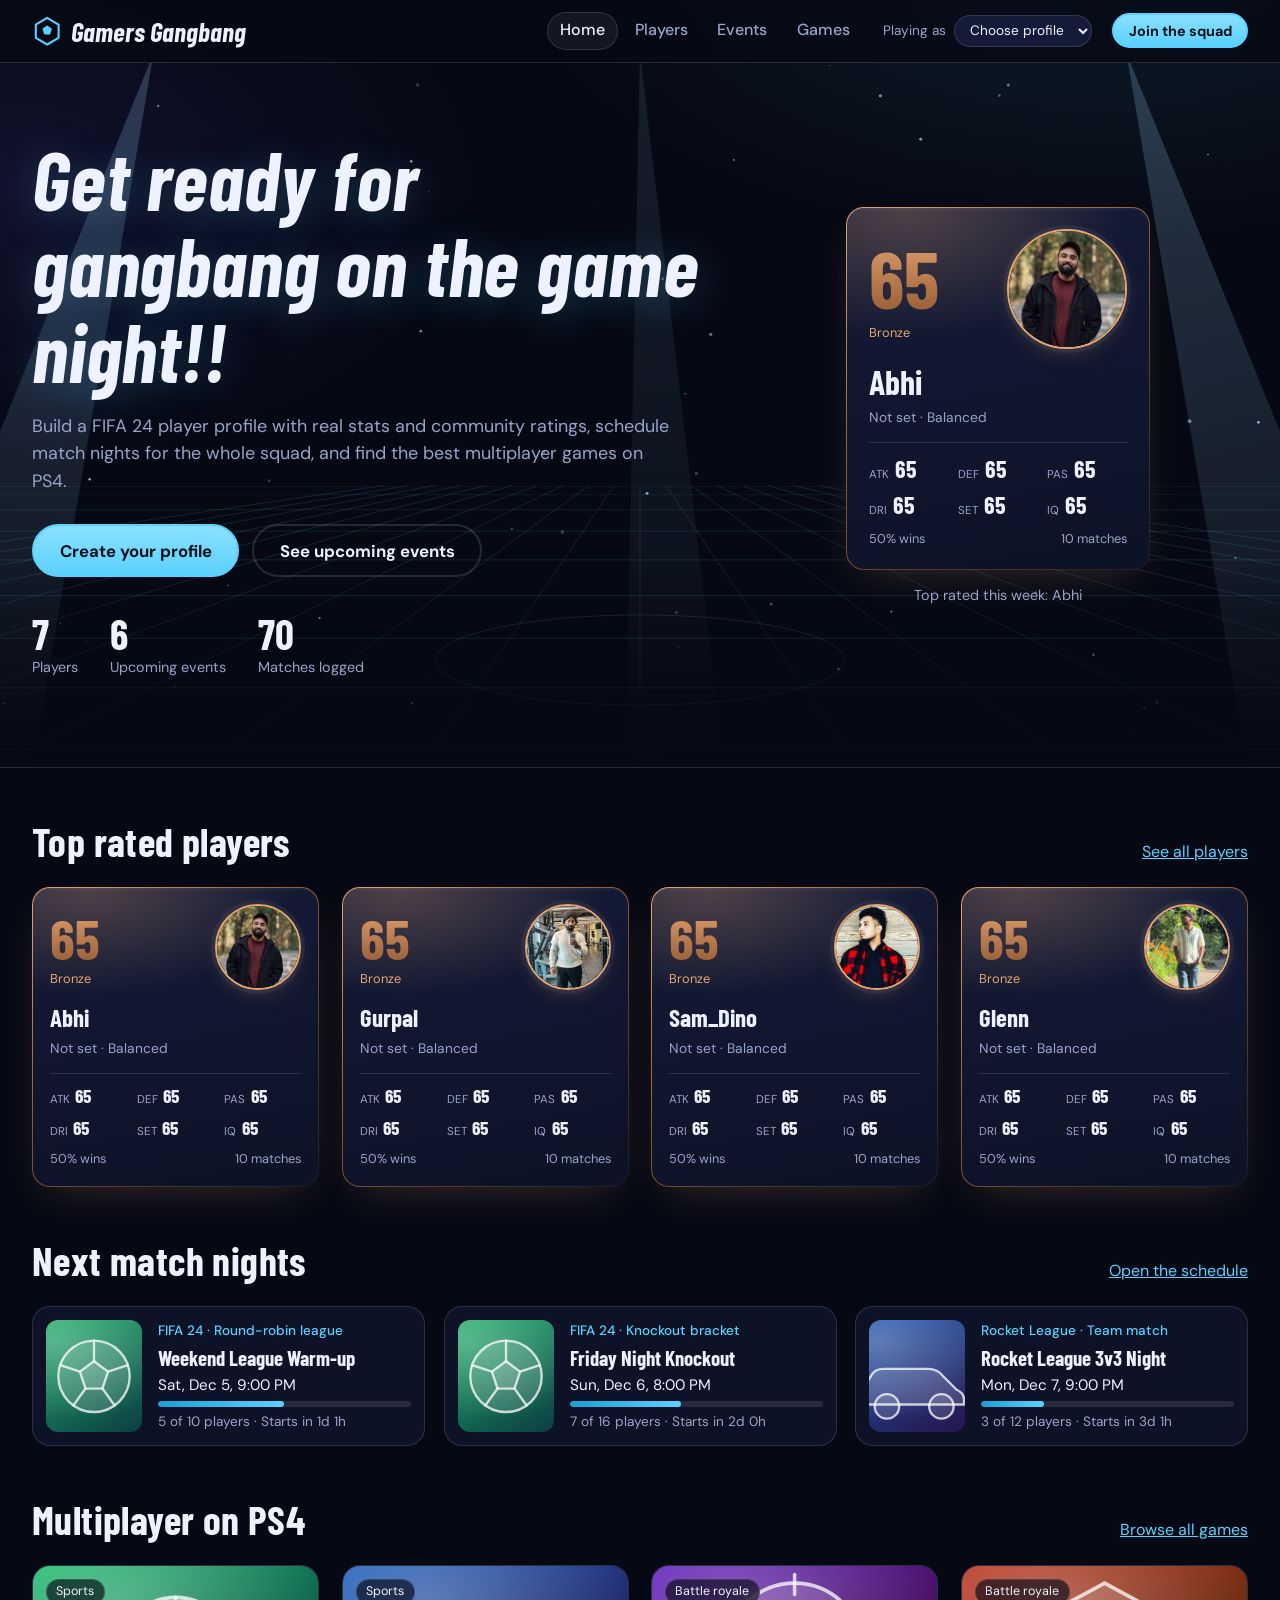
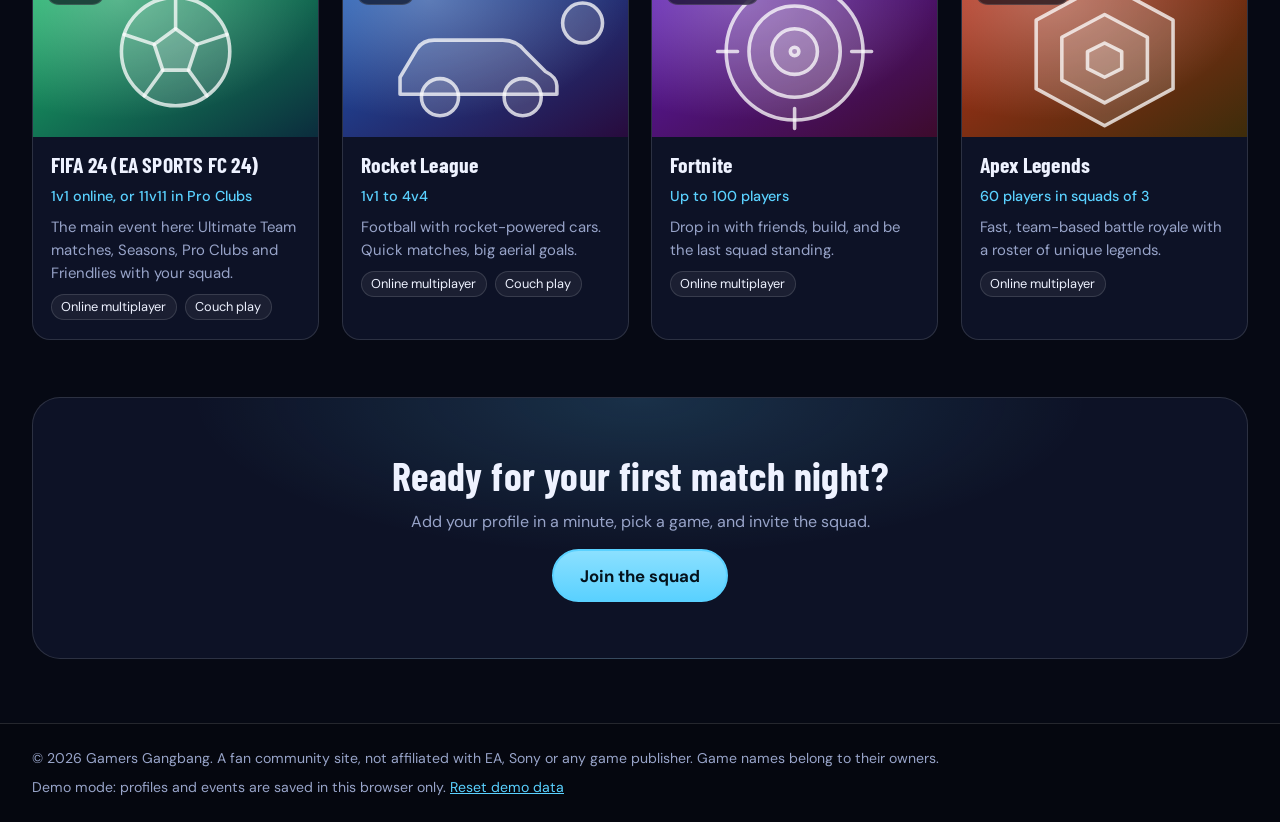
<file: index.html>
<!DOCTYPE html>
<html lang="en">
<head>
  <meta charset="UTF-8">
  <meta name="viewport" content="width=device-width, initial-scale=1">
  <title>Home</title>
  <meta name="description" content="Player profiles, ratings, stats and match-night scheduling for FIFA 24 on PS4.">
  <link rel="preconnect" href="https://fonts.googleapis.com">
  <link rel="preconnect" href="https://fonts.gstatic.com" crossorigin>
  <link href="https://fonts.googleapis.com/css2?family=Barlow+Condensed:ital,wght@0,600;0,700;1,700&family=DM+Sans:wght@400;500;700&display=swap" rel="stylesheet">
  <link rel="stylesheet" href="css/style.css">
</head>
<body data-page="home">
  <header id="site-header" class="site-header"></header>

  <main id="main">
    <section class="hero">
      <canvas id="hero-canvas" aria-hidden="true"></canvas>
      <div class="container hero-grid">
        <div class="hero-copy">
          <h1 id="home-title">Your squad. Your numbers. Your kick-off.</h1>
          <p class="lead" id="home-lead">Build a FIFA 24 player profile with real stats and community ratings, schedule match nights for the whole squad, and find the best multiplayer games on PS4.</p>
          <div class="hero-cta">
            <a class="btn btn-big" id="cta-primary" href="players.html#new">Create your profile</a>
            <a class="btn btn-big btn-ghost" id="cta-secondary" href="events.html">See upcoming events</a>
          </div>
          <dl class="hero-stats">
            <div><dt>Players</dt><dd id="stat-players" data-count="0">0</dd></div>
            <div><dt>Upcoming events</dt><dd id="stat-events" data-count="0">0</dd></div>
            <div><dt>Matches logged</dt><dd id="stat-matches" data-count="0">0</dd></div>
          </dl>
        </div>
        <div class="hero-showcase">
          <div id="hero-card"></div>
          <p id="hero-card-caption" class="caption"></p>
        </div>
      </div>
    </section>

    <section class="section container">
      <div class="section-head"><h2 id="title-top">Top rated players</h2><a href="players.html">See all players</a></div>
      <div class="card-grid" id="top-players"></div>
    </section>

    <section class="section container">
      <div class="section-head"><h2 id="title-events">Next match nights</h2><a href="events.html">Open the schedule</a></div>
      <div class="mini-grid" id="next-events"></div>
    </section>

    <section class="section container">
      <div class="section-head"><h2 id="title-games">Multiplayer on PS4</h2><a href="games.html">Browse all games</a></div>
      <div class="game-grid" id="game-strip"></div>
    </section>

    <section class="section container cta">
      <h2 id="cta-title">Ready for your first match night?</h2>
      <p id="cta-text">Add your profile in a minute, pick a game, and invite the squad.</p>
      <a class="btn btn-big" id="cta-button" href="players.html#new">Join the squad</a>
    </section>
  </main>

  <footer id="site-footer" class="site-footer"></footer>

  <script src="js/data.js"></script>
  <script src="js/common.js"></script>
  <script src="js/home.js"></script>
</body>
</html>
</file>
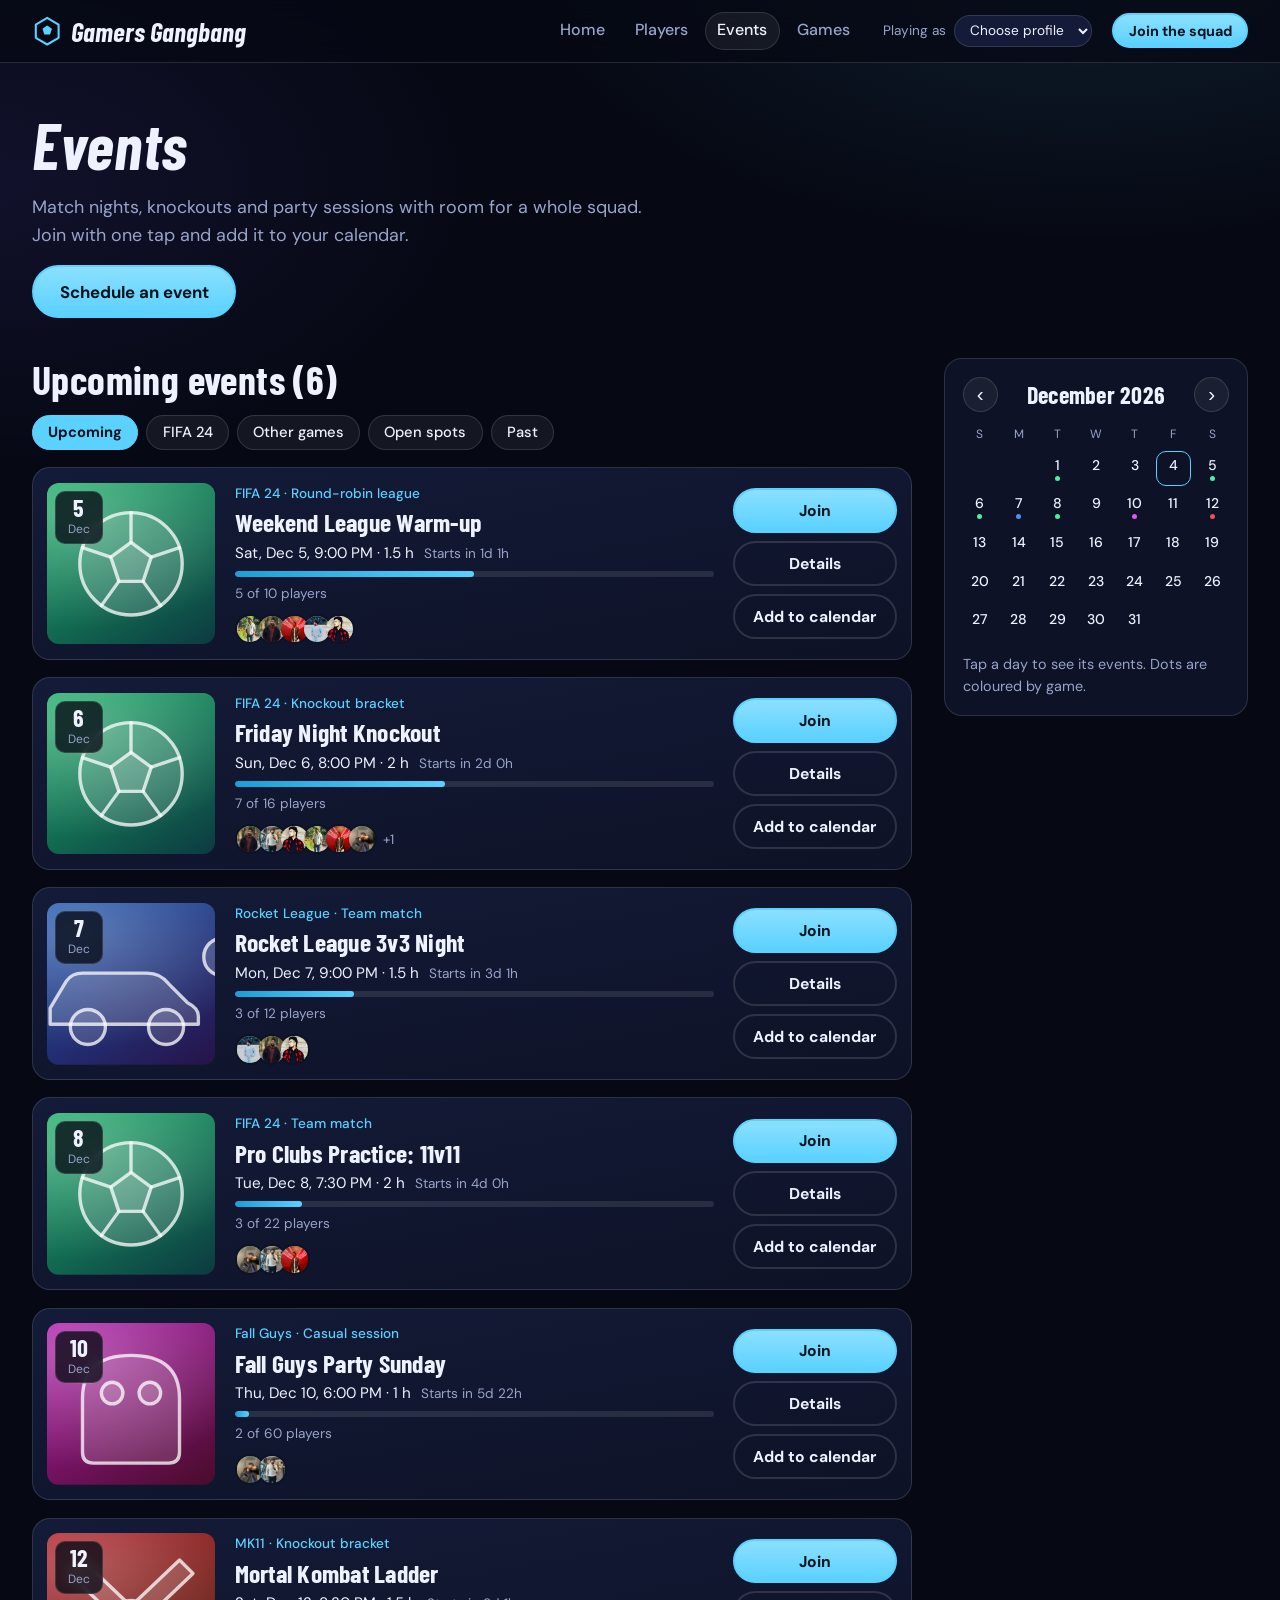
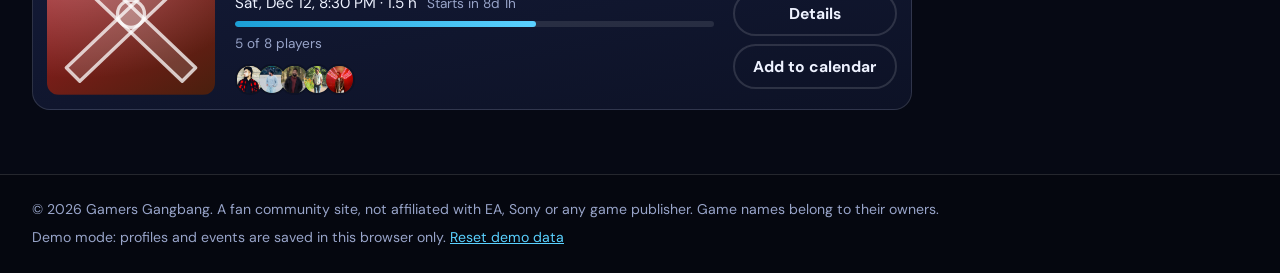
<file: events.html>
<!DOCTYPE html>
<html lang="en">
<head>
  <meta charset="UTF-8">
  <meta name="viewport" content="width=device-width, initial-scale=1">
  <title>Events</title>
  <meta name="description" content="Schedule FIFA 24 and PS4 multiplayer events for your squad.">
  <link rel="preconnect" href="https://fonts.googleapis.com">
  <link rel="preconnect" href="https://fonts.gstatic.com" crossorigin>
  <link href="https://fonts.googleapis.com/css2?family=Barlow+Condensed:ital,wght@0,600;0,700;1,700&family=DM+Sans:wght@400;500;700&display=swap" rel="stylesheet">
  <link rel="stylesheet" href="css/style.css">
</head>
<body data-page="events" data-title="Events">
  <header id="site-header" class="site-header"></header>

  <main id="main">
    <section class="page-head container">
      <h1>Events</h1>
      <p class="lead">Match nights, knockouts and party sessions with room for a whole squad. Join with one tap and add it to your calendar.</p>
      <button type="button" class="btn btn-big" data-open-new>Schedule an event</button>
    </section>

    <section class="container events-layout">
      <div class="events-main">
        <div class="list-head">
          <h2 id="list-heading">Upcoming events</h2>
          <button type="button" class="linkbtn" id="clear-day" hidden>Show all events</button>
        </div>
        <div class="chips" id="event-filters" role="group" aria-label="Filter events"></div>
        <div class="event-list" id="event-list"></div>
      </div>
      <aside class="events-side" aria-label="Calendar">
        <div class="cal-head">
          <button type="button" class="cal-nav" id="cal-prev" aria-label="Previous month">&lsaquo;</button>
          <h2 id="cal-title"></h2>
          <button type="button" class="cal-nav" id="cal-next" aria-label="Next month">&rsaquo;</button>
        </div>
        <div id="calendar"></div>
        <p class="hint">Tap a day to see its events. Dots are coloured by game.</p>
      </aside>
    </section>
  </main>

  <dialog id="event-dialog" aria-labelledby="ed-title">
    <button type="button" class="dlg-x" data-close aria-label="Close event">&times;</button>
    <div id="event-body"></div>
  </dialog>

  <dialog id="new-dialog" aria-labelledby="new-title">
    <button type="button" class="dlg-x" data-close aria-label="Close form">&times;</button>
    <form id="new-form" class="form" novalidate>
      <h2 id="new-title">Schedule an event</h2>
      <p id="new-hint" class="hint" hidden>Pick who you are under "Playing as" in the header first. You will be listed as the host.</p>
      <label>Event title <input name="title" type="text" maxlength="60" required placeholder="e.g. Sunday Cup"></label>
      <div class="form-cols">
        <label>Game <select name="game" id="ev-game"></select></label>
        <label>Format <select name="mode" id="ev-mode"></select></label>
      </div>
      <div class="form-cols">
        <label>Start <input name="start" type="datetime-local" required></label>
        <label>Length (minutes) <input name="duration" type="number" min="15" max="480" step="15" value="90"></label>
      </div>
      <label>Max players <input name="max" type="number" min="2" max="64" value="16"></label>
      <label>Details <textarea name="desc" rows="3" maxlength="300" placeholder="Rules, team size, anything players should know"></textarea></label>
      <p id="new-error" class="status error" role="alert" hidden></p>
      <div class="form-actions"><button type="submit" class="btn btn-big">Publish event</button><button type="button" class="btn btn-ghost" data-close>Cancel</button></div>
    </form>
  </dialog>

  <footer id="site-footer" class="site-footer"></footer>

  <script src="js/data.js"></script>
  <script src="js/common.js"></script>
  <script src="js/events.js"></script>
</body>
</html>
</file>
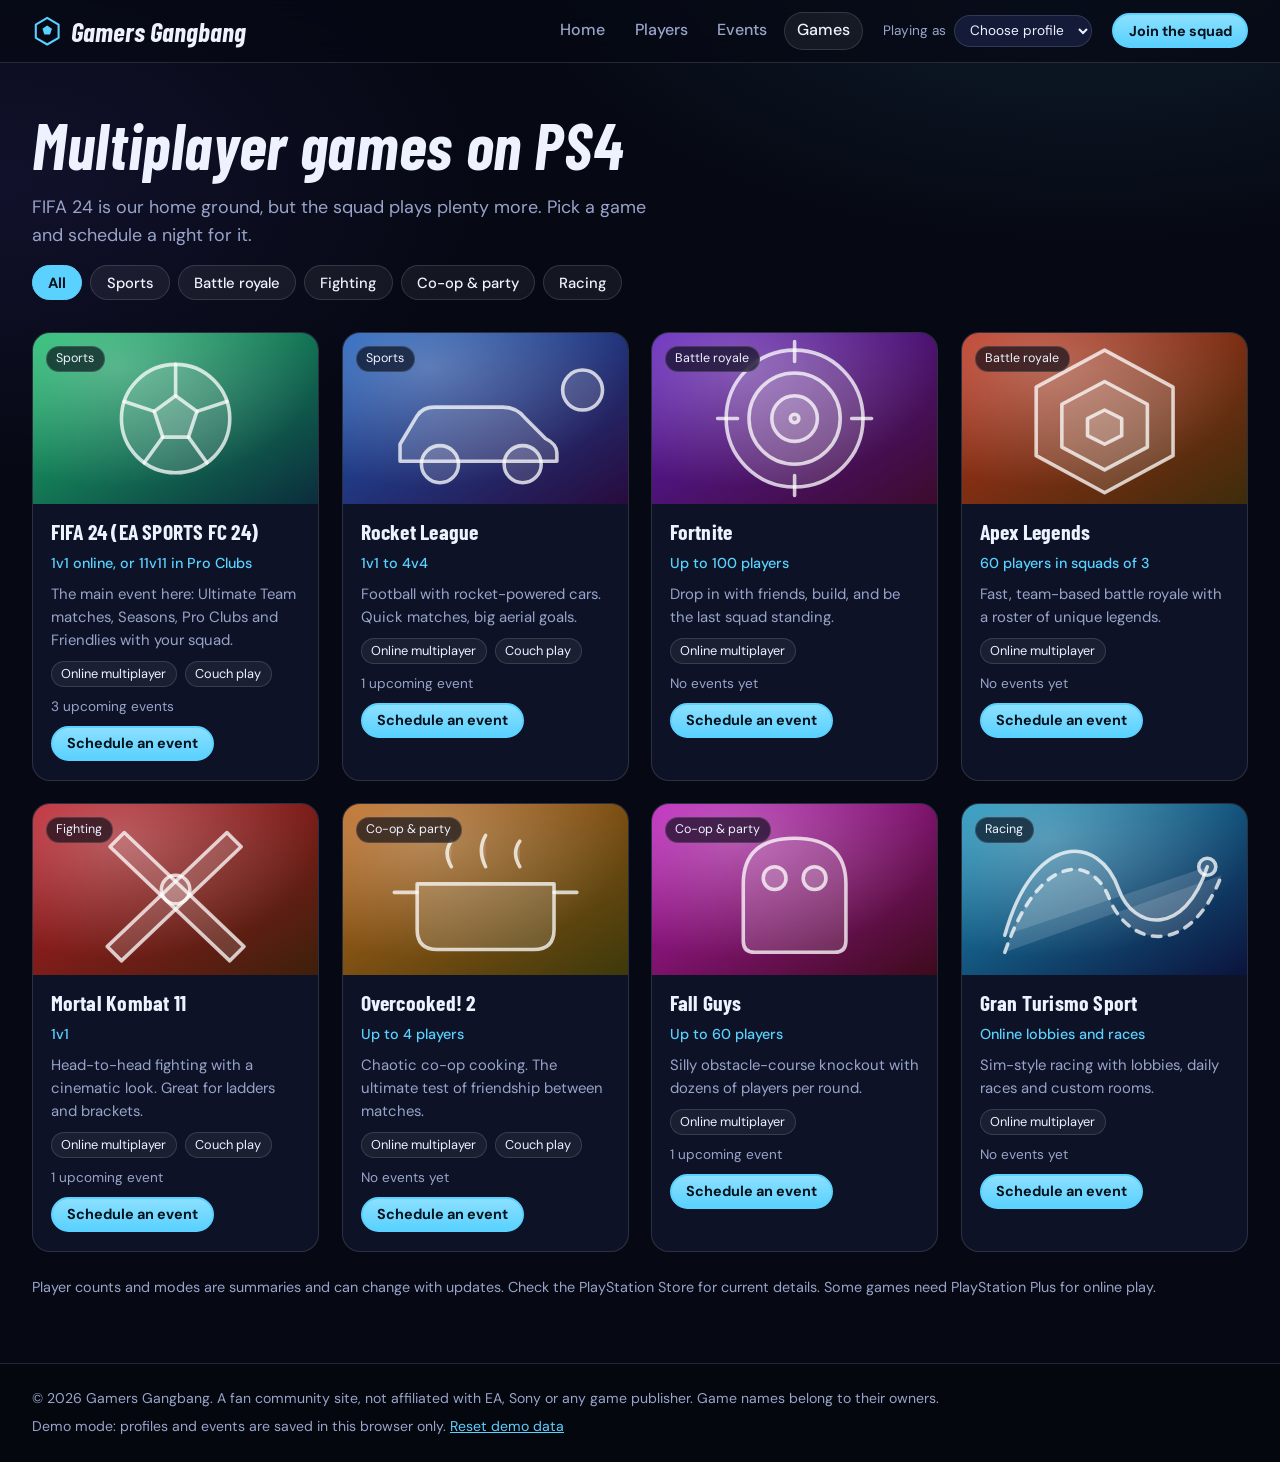
<file: games.html>
<!DOCTYPE html>
<html lang="en">
<head>
  <meta charset="UTF-8">
  <meta name="viewport" content="width=device-width, initial-scale=1">
  <title>Games</title>
  <meta name="description" content="Multiplayer PS4 games to play with your squad.">
  <link rel="preconnect" href="https://fonts.googleapis.com">
  <link rel="preconnect" href="https://fonts.gstatic.com" crossorigin>
  <link href="https://fonts.googleapis.com/css2?family=Barlow+Condensed:ital,wght@0,600;0,700;1,700&family=DM+Sans:wght@400;500;700&display=swap" rel="stylesheet">
  <link rel="stylesheet" href="css/style.css">
</head>
<body data-page="games" data-title="Games">
  <header id="site-header" class="site-header"></header>

  <main id="main">
    <section class="page-head container">
      <h1>Multiplayer games on PS4</h1>
      <p class="lead">FIFA 24 is our home ground, but the squad plays plenty more. Pick a game and schedule a night for it.</p>
      <div class="chips" id="game-filters" role="group" aria-label="Filter games by type"></div>
    </section>
    <section class="container section-tight">
      <div class="game-grid" id="game-grid"></div>
      <p class="hint note">Player counts and modes are summaries and can change with updates. Check the PlayStation Store for current details. Some games need PlayStation Plus for online play.</p>
    </section>
  </main>

  <footer id="site-footer" class="site-footer"></footer>

  <script src="js/data.js"></script>
  <script src="js/common.js"></script>
  <script src="js/games.js"></script>
</body>
</html>
</file>
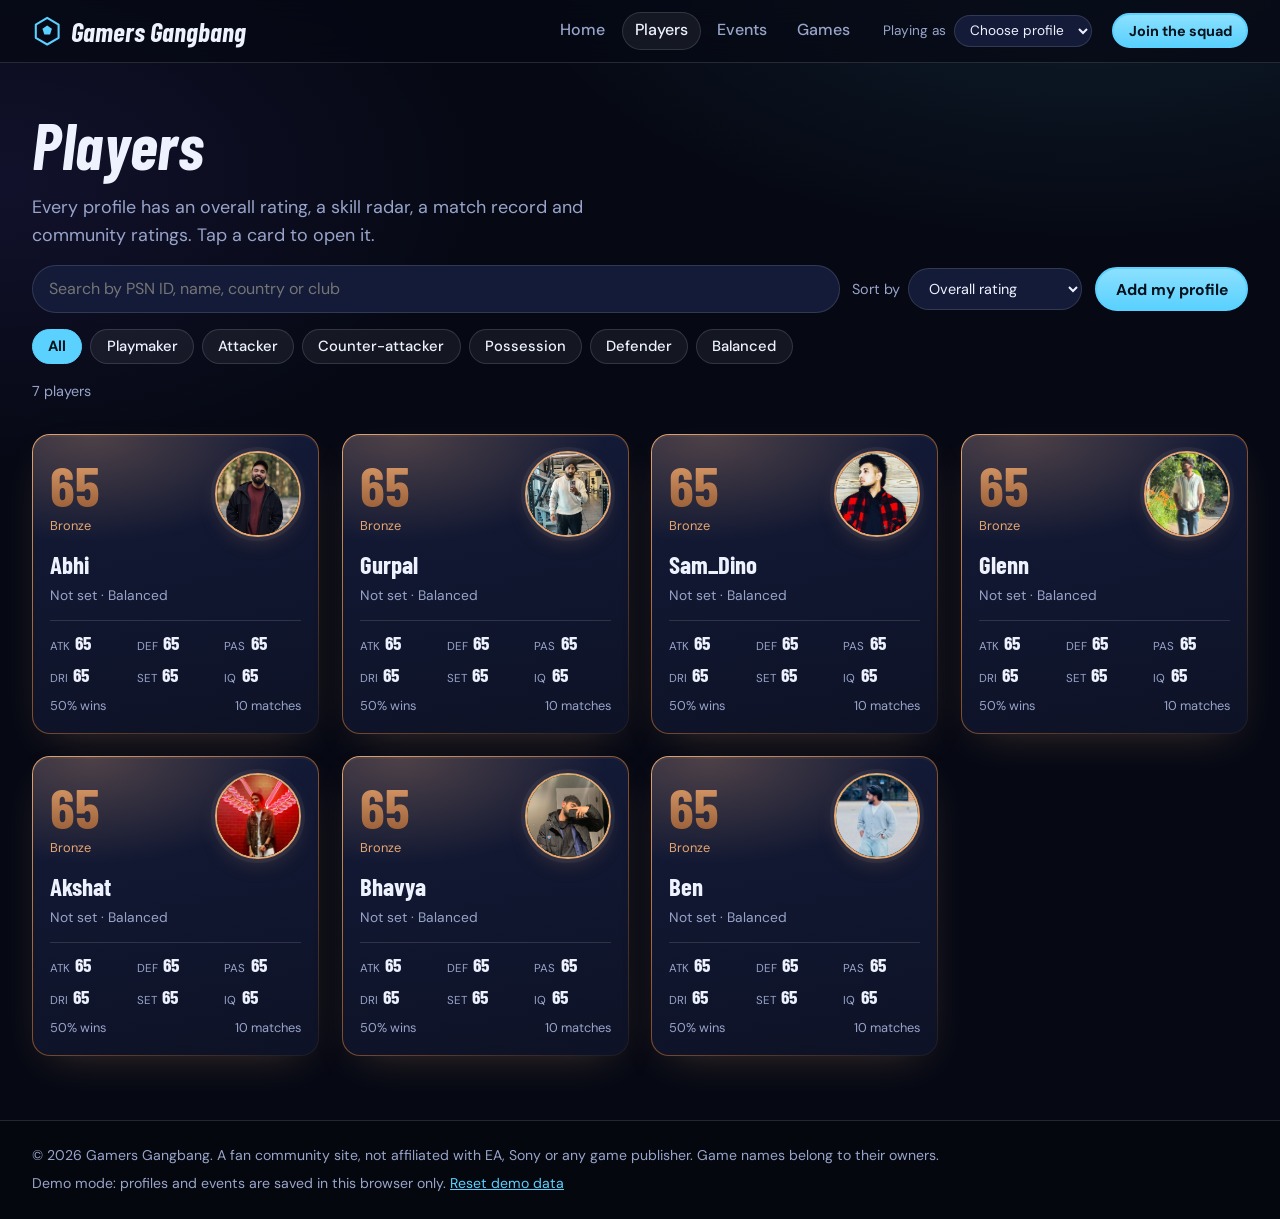
<file: players.html>
<!DOCTYPE html>
<html lang="en">
<head>
  <meta charset="UTF-8">
  <meta name="viewport" content="width=device-width, initial-scale=1">
  <title>Players</title>
  <meta name="description" content="Browse FIFA 24 player profiles with ratings and stats.">
  <link rel="preconnect" href="https://fonts.googleapis.com">
  <link rel="preconnect" href="https://fonts.gstatic.com" crossorigin>
  <link href="https://fonts.googleapis.com/css2?family=Barlow+Condensed:ital,wght@0,600;0,700;1,700&family=DM+Sans:wght@400;500;700&display=swap" rel="stylesheet">
  <link rel="stylesheet" href="css/style.css">
</head>
<body data-page="players" data-title="Players">
  <header id="site-header" class="site-header"></header>

  <main id="main">
    <section class="page-head container">
      <h1>Players</h1>
      <p class="lead">Every profile has an overall rating, a skill radar, a match record and community ratings. Tap a card to open it.</p>
      <div class="toolbar">
        <label class="search"><span class="sr-only">Search players</span><input id="search" type="search" placeholder="Search by PSN ID, name, country or club" autocomplete="off"></label>
        <label class="select"><span>Sort by</span>
          <select id="sort">
            <option value="overall">Overall rating</option>
            <option value="win">Win rate</option>
            <option value="goals">Goals per game</option>
            <option value="matches">Matches played</option>
            <option value="community">Community rating</option>
          </select>
        </label>
        <button type="button" class="btn" data-open-add>Add my profile</button>
      </div>
      <div class="chips" id="style-filters" role="group" aria-label="Filter by play style"></div>
      <p id="result-count" class="count" role="status"></p>
    </section>

    <section class="container section-tight">
      <div class="card-grid" id="player-grid"></div>
    </section>
  </main>

  <dialog id="profile-dialog" aria-labelledby="pf-title">
    <button type="button" class="dlg-x" data-close aria-label="Close profile">&times;</button>
    <div id="profile-body"></div>
  </dialog>

  <dialog id="add-dialog" aria-labelledby="add-title">
    <button type="button" class="dlg-x" data-close aria-label="Close form">&times;</button>
    <form id="add-form" class="form" novalidate>
      <h2 id="add-title">Add your profile</h2>
      <p class="hint">Your profile is saved in this browser. Ratings from other players will build up over time.</p>

      <div class="form-cols">
        <div class="form-col">
          <label>PSN ID <input name="tag" type="text" maxlength="16" required autocomplete="off" placeholder="e.g. Kick_Master"></label>
          <label>Display name <input name="name" type="text" maxlength="40" autocomplete="name"></label>
          <label>Country <input name="country" type="text" maxlength="40" autocomplete="country-name"></label>
          <label>Favourite club <input name="club" type="text" maxlength="40"></label>
          <label>Formation <select name="formation" id="formation"></select></label>
          <label>Play style <select name="style" id="style"></select></label>
          <label>When do you play? <input name="avail" type="text" maxlength="80" placeholder="e.g. Weeknights 8 to 11 pm"></label>
        </div>
        <div class="form-col">
          <div class="photo-row">
            <div id="photo-preview" class="photo-preview"><span>No photo</span></div>
            <label class="file">Profile picture <input id="photo" type="file" accept="image/*"></label>
          </div>
          <fieldset><legend>Skills</legend>
            <div id="attr-sliders" class="sliders"></div>
            <p class="overall-line">Overall rating: <span id="overall-preview"></span></p>
          </fieldset>
        </div>
      </div>

      <fieldset><legend>Your FIFA 24 record</legend>
        <div class="rec-grid">
          <label>Matches <input name="played" type="number" min="0" max="99999" value="0"></label>
          <label>Wins <input name="wins" type="number" min="0" max="99999" value="0"></label>
          <label>Draws <input name="draws" type="number" min="0" max="99999" value="0"></label>
          <label>Goals for <input name="gf" type="number" min="0" max="999999" value="0"></label>
          <label>Goals against <input name="ga" type="number" min="0" max="999999" value="0"></label>
          <label>Clean sheets <input name="cs" type="number" min="0" max="99999" value="0"></label>
        </div>
      </fieldset>

      <label>About you <textarea name="bio" rows="3" maxlength="240" placeholder="A line or two about how you play"></textarea></label>

      <p id="form-error" class="status error" role="alert" hidden></p>
      <div class="form-actions"><button type="submit" class="btn btn-big">Save profile</button><button type="button" class="btn btn-ghost" data-close>Cancel</button></div>
    </form>
  </dialog>

  <footer id="site-footer" class="site-footer"></footer>

  <script src="js/data.js"></script>
  <script src="js/common.js"></script>
  <script src="js/players.js"></script>
</body>
</html>
</file>
<file: css/style.css>
/* PitchLine: stadium-at-night look. Change the colours in :root. */
:root {
  --ink: #060914;
  --ink-2: #0d1226;
  --ink-3: #141b38;
  --glass: rgba(255, 255, 255, 0.06);
  --line: rgba(255, 255, 255, 0.13);
  --text: #eef2ff;
  --muted: #98a4c9;
  --cyan: #5ad1ff;
  --cyan-deep: #1b9fd6;
  --gold-1: #f7dc8a; --gold-2: #c8912e;
  --silver-1: #e6edf7; --silver-2: #8b98b2;
  --bronze-1: #e6a672; --bronze-2: #8f5530;
  --win: #37d67a; --draw: #f0c04a; --loss: #ff6b6b;
  --display: "Barlow Condensed", "Arial Narrow", "Roboto Condensed", Impact, sans-serif;
  --body: "DM Sans", system-ui, -apple-system, "Segoe UI", Roboto, sans-serif;
  --radius: 18px;
}

* { box-sizing: border-box; }
html { scroll-behavior: smooth; }
body {
  margin: 0; min-height: 100vh; display: flex; flex-direction: column;
  font-family: var(--body); color: var(--text); line-height: 1.55;
  background:
    radial-gradient(60rem 30rem at 85% -5%, rgba(90, 209, 255, 0.10), transparent 60%),
    radial-gradient(50rem 30rem at 0% 20%, rgba(120, 90, 255, 0.10), transparent 60%),
    var(--ink);
  background-attachment: fixed;
}
main { flex: 1; }
h1, h2, h3, h4 { font-family: var(--display); line-height: 1.05; margin: 0; font-weight: 700; letter-spacing: 0.01em; }
h1 { font-size: clamp(2.6rem, 6.4vw, 5.2rem); font-style: italic; }
h2 { font-size: clamp(1.8rem, 3.6vw, 2.5rem); }
h3 { font-size: 1.35rem; }
p { margin: 0; }
a { color: var(--cyan); }
img, svg { max-width: 100%; }
.container { width: min(76rem, 100% - 2.5rem); margin-inline: auto; }
.sr-only { position: absolute; width: 1px; height: 1px; overflow: hidden; clip: rect(0 0 0 0); white-space: nowrap; }
[hidden] { display: none !important; }
.lead { color: var(--muted); font-size: 1.12rem; max-width: 40rem; }
.hint { color: var(--muted); font-size: 0.9rem; }
.caption { color: var(--muted); font-size: 0.9rem; text-align: center; margin-top: 0.9rem; }
.empty { color: var(--muted); padding: 2rem 0; }
:focus-visible { outline: 3px solid #fff; outline-offset: 2px; }

/* ---------- buttons ---------- */
.btn {
  display: inline-flex; align-items: center; justify-content: center; gap: 0.4rem;
  font: 700 0.98rem var(--body); text-decoration: none; cursor: pointer; color: #04121c;
  padding: 0.62rem 1.15rem; border-radius: 999px; border: 2px solid var(--cyan);
  background: linear-gradient(180deg, #8be0ff, var(--cyan)); transition: transform .15s, box-shadow .15s, background .15s;
}
.btn:hover { box-shadow: 0 6px 24px rgba(90, 209, 255, 0.35); transform: translateY(-1px); }
.btn:disabled { opacity: 0.55; cursor: not-allowed; transform: none; box-shadow: none; }
.btn-ghost { background: transparent; color: var(--text); border-color: var(--line); }
.btn-ghost:hover { border-color: var(--cyan); box-shadow: none; background: rgba(90, 209, 255, 0.08); }
.btn-big { padding: 0.85rem 1.6rem; font-size: 1.05rem; }
.btn-small { padding: 0.4rem 0.9rem; font-size: 0.9rem; }
.linkbtn { background: none; border: 0; padding: 0; font: inherit; color: var(--cyan); text-decoration: underline; cursor: pointer; }

/* ---------- header / footer ---------- */
.site-header { position: sticky; top: 0; z-index: 30; background: rgba(6, 9, 20, 0.72); backdrop-filter: blur(14px); -webkit-backdrop-filter: blur(14px); border-bottom: 1px solid var(--line); }
.bar { display: flex; align-items: center; gap: 1.25rem; padding: 0.75rem 0; flex-wrap: wrap; }
.brand { display: inline-flex; align-items: center; gap: 0.55rem; font: italic 700 1.7rem var(--display); color: var(--text); text-decoration: none; margin-right: auto; }
.brand-mark { width: 1.9rem; height: 1.9rem; color: var(--cyan); }
.bar nav { display: flex; gap: 0.25rem; }
.bar nav a { color: var(--muted); text-decoration: none; padding: 0.4rem 0.8rem; border-radius: 999px; font-weight: 500; }
.bar nav a:hover { color: var(--text); }
.bar nav a[aria-current="page"] { color: var(--text); background: var(--glass); box-shadow: inset 0 0 0 1px var(--line); }
.me-pick { display: flex; align-items: center; gap: 0.5rem; color: var(--muted); font-size: 0.85rem; }
.me-pick select { font: inherit; color: var(--text); background: var(--ink-3); border: 1px solid var(--line); border-radius: 999px; padding: 0.35rem 0.7rem; max-width: 11rem; }
.site-footer { border-top: 1px solid var(--line); margin-top: 4rem; padding: 1.5rem 0; color: var(--muted); font-size: 0.88rem; background: rgba(0, 0, 0, 0.25); }
.foot { display: grid; gap: 0.4rem; }

/* ---------- hero ---------- */
.hero { position: relative; overflow: hidden; border-bottom: 1px solid var(--line); }
#hero-canvas { position: absolute; inset: 0; width: 100%; height: 100%; display: block; }
.hero::after { content: ""; position: absolute; inset: auto 0 0 0; height: 30%; background: linear-gradient(180deg, transparent, var(--ink)); pointer-events: none; }
.hero-grid { position: relative; z-index: 1; display: grid; grid-template-columns: 1.15fr 0.85fr; gap: 2.5rem; align-items: center; padding: 4.5rem 0 5.5rem; min-height: 34rem; }
.hero-copy h1 { text-shadow: 0 6px 40px rgba(90, 209, 255, 0.25); }
.hero-copy .lead { margin: 1.25rem 0 1.75rem; }
.hero-cta { display: flex; flex-wrap: wrap; gap: 0.8rem; }
.hero-stats { display: flex; flex-wrap: wrap; gap: 2rem; margin: 2.25rem 0 0; }
.hero-stats div { display: grid; gap: 0.1rem; }
.hero-stats dt { color: var(--muted); font-size: 0.9rem; order: 2; }
.hero-stats dd { margin: 0; font: 700 2.6rem var(--display); color: var(--text); line-height: 1; }
.hero-showcase { display: grid; justify-items: center; }
#hero-card { width: min(19rem, 100%); }

/* ---------- sections ---------- */
.section { padding: 3.25rem 0 0; }
.section-tight { padding-top: 1.5rem; }
.section-head { display: flex; align-items: baseline; justify-content: space-between; gap: 1rem; margin-bottom: 1.4rem; flex-wrap: wrap; }
.page-head { padding: 3rem 0 0.5rem; display: grid; gap: 1rem; justify-items: start; }
.page-head h1 { font-size: clamp(2.4rem, 5.5vw, 4rem); }
.cta { text-align: center; display: grid; justify-items: center; gap: 0.9rem; padding: 3.5rem 1.5rem; margin-top: 3.5rem; border: 1px solid var(--line); border-radius: 28px; background: radial-gradient(40rem 14rem at 50% 0%, rgba(90, 209, 255, 0.16), transparent 70%), var(--ink-2); }
.cta p { color: var(--muted); }

/* ---------- toolbar / chips ---------- */
.toolbar { display: flex; flex-wrap: wrap; gap: 0.8rem; align-items: center; width: 100%; }
.search { flex: 1 1 18rem; }
.search input, .select select { width: 100%; font: inherit; color: var(--text); background: var(--ink-3); border: 1px solid var(--line); border-radius: 999px; padding: 0.65rem 1rem; }
.select { display: flex; align-items: center; gap: 0.5rem; color: var(--muted); font-size: 0.9rem; }
.select select { width: auto; }
.chips { display: flex; flex-wrap: wrap; gap: 0.5rem; }
.chip { font: 500 0.92rem var(--body); color: var(--text); cursor: pointer; padding: 0.4rem 0.95rem; border-radius: 999px; border: 1px solid var(--line); background: var(--glass); }
.chip:hover { border-color: var(--cyan); }
.chip[aria-pressed="true"] { background: var(--cyan); color: #04121c; border-color: var(--cyan); font-weight: 700; }
.tag { display: inline-block; font-size: 0.8rem; padding: 0.15rem 0.6rem; border-radius: 999px; border: 1px solid var(--line); background: var(--glass); color: var(--text); }
.tag-me { border-color: var(--win); color: var(--win); }
.count { color: var(--muted); font-size: 0.9rem; }

/* ---------- avatars ---------- */
.av-svg, .av-img { display: block; width: 100%; height: 100%; object-fit: cover; }

/* ---------- player cards (tilt + holographic sheen) ---------- */
.tier-gold { --t1: var(--gold-1); --t2: var(--gold-2); --glow: rgba(247, 220, 138, 0.35); }
.tier-silver { --t1: var(--silver-1); --t2: var(--silver-2); --glow: rgba(200, 215, 240, 0.28); }
.tier-bronze { --t1: var(--bronze-1); --t2: var(--bronze-2); --glow: rgba(230, 166, 114, 0.28); }
.card-grid { display: grid; grid-template-columns: repeat(auto-fill, minmax(14.5rem, 1fr)); gap: 1.4rem; }
.tilt { transform: perspective(800px) rotateX(var(--rx, 0deg)) rotateY(var(--ry, 0deg)); transition: transform 0.18s ease-out, box-shadow 0.2s; will-change: transform; }
.pcard {
  position: relative; display: grid; gap: 0.35rem; text-align: left; width: 100%; padding: 1rem 1.05rem 1.05rem;
  font: inherit; color: var(--text); cursor: pointer; overflow: hidden; isolation: isolate;
  border: 1.5px solid transparent; border-radius: var(--radius);
  background: linear-gradient(170deg, var(--ink-3), var(--ink-2)) padding-box, linear-gradient(140deg, var(--t1), var(--t2) 45%, rgba(255,255,255,.08)) border-box;
  box-shadow: 0 14px 40px -18px var(--glow), 0 2px 0 rgba(255,255,255,.04) inset;
}
.pcard::before { content: ""; position: absolute; inset: 0; z-index: -1; background: radial-gradient(120% 60% at 20% 0%, var(--glow), transparent 60%); }
.pcard::after { content: ""; position: absolute; inset: 0; pointer-events: none; opacity: 0; transition: opacity .25s; mix-blend-mode: soft-light;
  background: radial-gradient(circle at var(--mx, 50%) var(--my, 30%), rgba(255,255,255,.85), transparent 55%), linear-gradient(115deg, transparent 30%, rgba(90,209,255,.5) 45%, rgba(255,120,220,.45) 55%, transparent 70%); }
.pcard:hover { box-shadow: 0 22px 50px -16px var(--glow); }
.pcard:hover::after { opacity: 0.7; }
.pc-top { display: flex; justify-content: space-between; align-items: flex-start; }
.pc-ovr { display: grid; line-height: 1; }
.pc-ovr b { font: 700 3.5rem var(--display); background: linear-gradient(180deg, var(--t1), var(--t2)); -webkit-background-clip: text; background-clip: text; color: transparent; }
.pc-ovr i { font-style: normal; font-size: 0.8rem; color: var(--t1); margin-top: 0.15rem; }
.pc-av { width: 5.4rem; height: 5.4rem; border-radius: 50%; overflow: hidden; border: 2px solid var(--t1); box-shadow: 0 0 0 4px rgba(255,255,255,.05), 0 8px 24px -8px var(--glow); background: var(--ink); }
.pc-name { font: 700 1.55rem var(--display); margin-top: 0.4rem; overflow-wrap: anywhere; }
.pc-sub { color: var(--muted); font-size: 0.86rem; }
.pc-stats { display: grid; grid-template-columns: repeat(3, 1fr); gap: 0.4rem 0.6rem; margin-top: 0.5rem; padding-top: 0.65rem; border-top: 1px solid var(--line); }
.pc-stats span { display: flex; align-items: baseline; gap: 0.35rem; }
.pc-stats b { font: 700 1.2rem var(--display); }
.pc-stats em { font-style: normal; font-size: 0.72rem; color: var(--muted); }
.pc-foot { display: flex; justify-content: space-between; font-size: 0.8rem; color: var(--muted); margin-top: 0.2rem; }
.pcard-big { padding: 1.3rem 1.4rem 1.3rem; }
.pcard-big .pc-ovr b { font-size: 5rem; }
.pcard-big .pc-av { width: 7.5rem; height: 7.5rem; }
.pcard-big .pc-name { font-size: 2.1rem; }
.pcard-big .pc-stats b { font-size: 1.5rem; }

/* ---------- games ---------- */
.game-grid { display: grid; grid-template-columns: repeat(auto-fill, minmax(17rem, 1fr)); gap: 1.4rem; }
.game-card { display: flex; flex-direction: column; overflow: hidden; border-radius: var(--radius); border: 1px solid var(--line); background: var(--ink-2); }
.game-card:hover { box-shadow: 0 22px 50px -20px rgba(90, 209, 255, 0.35); }
.game-art { position: relative; aspect-ratio: 5 / 3; overflow: hidden; }
.game-svg { display: block; width: 100%; height: 100%; }
.game-cat { position: absolute; left: 0.8rem; top: 0.8rem; font-size: 0.78rem; padding: 0.15rem 0.6rem; border-radius: 999px; background: rgba(6, 9, 20, 0.65); border: 1px solid var(--line); backdrop-filter: blur(6px); }
.game-body { display: grid; gap: 0.55rem; padding: 1rem 1.1rem 1.2rem; flex: 1; align-content: start; }
.game-players { color: var(--cyan); font-size: 0.9rem; font-weight: 500; }
.game-blurb { color: var(--muted); font-size: 0.93rem; }
.game-events { color: var(--muted); font-size: 0.85rem; }
.game-body .btn { justify-self: start; }
.note { margin-top: 1.5rem; }

/* ---------- events ---------- */
.mini-grid { display: grid; grid-template-columns: repeat(auto-fit, minmax(17rem, 1fr)); gap: 1.2rem; }
.ev-mini { display: grid; grid-template-columns: 6rem 1fr; gap: 1rem; padding: 0.8rem; text-decoration: none; color: var(--text); border-radius: var(--radius); border: 1px solid var(--line); background: var(--ink-2); }
.ev-mini-art { border-radius: 12px; overflow: hidden; min-height: 6rem; }
.ev-mini-art .game-svg { height: 100%; }
.ev-mini-body { display: grid; gap: 0.25rem; align-content: start; }
.ev-mini-body strong { font: 700 1.3rem var(--display); }
.ev-meta { color: var(--cyan); font-size: 0.85rem; font-weight: 500; }
.ev-when { color: var(--text); font-size: 0.95rem; }
.ev-count { color: var(--muted); font-size: 0.85rem; margin-left: 0.4rem; }
.ev-mini .ev-count { margin-left: 0; }
.slots { height: 6px; border-radius: 6px; background: rgba(255, 255, 255, 0.1); overflow: hidden; }
.slots span { display: block; height: 100%; border-radius: 6px; background: linear-gradient(90deg, var(--cyan-deep), var(--cyan)); }
.slot-text { color: var(--muted); font-size: 0.85rem; }

.events-layout { display: grid; grid-template-columns: 1fr 19rem; gap: 2rem; padding-top: 2rem; align-items: start; }
.list-head { display: flex; justify-content: space-between; align-items: baseline; gap: 1rem; margin-bottom: 0.9rem; }
.event-list { display: grid; gap: 1.1rem; margin-top: 1.1rem; }
.event { display: grid; grid-template-columns: 10.5rem 1fr auto; gap: 1.2rem; padding: 0.9rem; border-radius: var(--radius); border: 1px solid var(--line); background: linear-gradient(170deg, var(--ink-3), var(--ink-2)); align-items: center; }
.event.state-live { border-color: var(--win); box-shadow: 0 0 0 1px var(--win) inset; }
.event.state-past { opacity: 0.72; }
.ev-art { position: relative; border-radius: 12px; overflow: hidden; align-self: stretch; min-height: 8rem; }
.ev-art .game-svg { position: absolute; inset: 0; height: 100%; }
.date-badge { position: absolute; left: 0.5rem; top: 0.5rem; display: grid; text-align: center; min-width: 3rem; padding: 0.25rem 0.4rem; border-radius: 10px; background: rgba(6, 9, 20, 0.78); border: 1px solid var(--line); backdrop-filter: blur(6px); }
.date-badge b { font: 700 1.5rem var(--display); line-height: 1; }
.date-badge i { font-style: normal; font-size: 0.75rem; color: var(--muted); }
.ev-main { display: grid; gap: 0.35rem; min-width: 0; }
.ev-main h3 { font-size: 1.6rem; }
.stack { display: flex; align-items: center; margin-top: 0.3rem; }
.mini-av { width: 1.9rem; height: 1.9rem; border-radius: 50%; overflow: hidden; border: 2px solid var(--ink-2); margin-left: -0.5rem; background: var(--ink); display: inline-block; flex: none; }
.mini-av:first-child { margin-left: 0; }
.mini-more { margin-left: 0.4rem; font-size: 0.85rem; color: var(--muted); }
.ev-actions { display: grid; gap: 0.5rem; justify-items: stretch; }
.events-side { position: sticky; top: 5.5rem; padding: 1.1rem; border-radius: var(--radius); border: 1px solid var(--line); background: var(--ink-2); display: grid; gap: 0.8rem; }
.cal-head { display: flex; align-items: center; justify-content: space-between; }
.cal-head h2 { font-size: 1.5rem; }
.cal-nav { width: 2.2rem; height: 2.2rem; border-radius: 50%; border: 1px solid var(--line); background: var(--glass); color: var(--text); font-size: 1.3rem; cursor: pointer; line-height: 1; }
.cal-nav:hover { border-color: var(--cyan); }
.cal-grid { display: grid; grid-template-columns: repeat(7, 1fr); gap: 0.25rem; }
.dow { text-align: center; font-size: 0.75rem; color: var(--muted); padding-bottom: 0.2rem; }
.day { position: relative; aspect-ratio: 1; display: grid; place-items: center; align-content: center; gap: 2px; font: 500 0.88rem var(--body); color: var(--text); background: transparent; border: 1px solid transparent; border-radius: 10px; cursor: pointer; padding: 0; }
.day:hover { background: var(--glass); }
.day.today { border-color: var(--cyan); }
.day.selected { background: var(--cyan); color: #04121c; font-weight: 700; }
.empty-day { pointer-events: none; }
.dots { display: flex; gap: 2px; height: 5px; }
.dots i { width: 5px; height: 5px; border-radius: 50%; display: block; }

/* ---------- dialogs ---------- */
dialog { color: var(--text); width: min(62rem, 94vw); max-height: 92vh; overflow: auto; padding: 1.6rem; border: 1px solid var(--line); border-radius: 24px; background: linear-gradient(170deg, var(--ink-3), var(--ink-2)); box-shadow: 0 40px 120px rgba(0, 0, 0, 0.65); }
dialog::backdrop { background: rgba(3, 5, 12, 0.72); backdrop-filter: blur(6px); }
#add-dialog, #new-dialog { width: min(46rem, 94vw); }
#add-dialog { width: min(54rem, 94vw); }
.dlg-x { position: sticky; top: 0; display: block; margin: 0 0 -2.4rem auto; z-index: 2; width: 2.4rem; height: 2.4rem; border-radius: 50%; border: 1px solid var(--line); background: var(--ink); color: var(--text); font-size: 1.5rem; cursor: pointer; line-height: 1; }
.dlg-x:hover { border-color: var(--cyan); }

.pf-head { display: grid; grid-template-columns: auto 1fr auto; gap: 1.3rem; align-items: center; padding: 1.2rem; border-radius: var(--radius); background: radial-gradient(40rem 12rem at 0% 0%, var(--glow), transparent 70%), rgba(255,255,255,.03); border: 1px solid var(--line); }
.pf-av { width: 7.5rem; height: 7.5rem; border-radius: 50%; overflow: hidden; border: 3px solid var(--t1); box-shadow: 0 10px 40px -10px var(--glow); }
.pf-id { display: grid; gap: 0.5rem; min-width: 0; }
.pf-id h2 { font-size: clamp(2rem, 4vw, 3rem); overflow-wrap: anywhere; }
.pf-sub { color: var(--muted); }
.pf-ovr { display: grid; text-align: center; line-height: 1; }
.pf-ovr b { font: 700 5.5rem var(--display); background: linear-gradient(180deg, var(--t1), var(--t2)); -webkit-background-clip: text; background-clip: text; color: transparent; }
.pf-ovr i { font-style: normal; color: var(--t1); }
.pf-grid { display: grid; grid-template-columns: repeat(2, 1fr); gap: 1.1rem; margin-top: 1.1rem; }
.pf-box { padding: 1.1rem 1.2rem; border-radius: var(--radius); border: 1px solid var(--line); background: rgba(255, 255, 255, 0.03); display: grid; gap: 0.8rem; align-content: start; }
.pf-box h3 small { font: 400 0.85rem var(--body); color: var(--muted); }
.pf-foot { display: flex; flex-wrap: wrap; gap: 0.7rem; margin-top: 1.3rem; }
.radar { width: 100%; max-width: 20rem; margin: 0 auto; display: block; overflow: visible; }
.radar-ring { fill: none; stroke: rgba(255, 255, 255, 0.13); }
.radar-axis { stroke: rgba(255, 255, 255, 0.10); }
.radar-shape { fill: rgba(90, 209, 255, 0.28); stroke: var(--cyan); stroke-width: 2; stroke-linejoin: round; filter: drop-shadow(0 0 8px rgba(90, 209, 255, 0.5)); }
.radar-dot { fill: #fff; stroke: var(--cyan); stroke-width: 2; }
.radar-label { fill: var(--muted); font: 600 11px var(--body); }
.radar-val { fill: var(--text); font: 700 15px var(--display); }
.wdl { display: flex; height: 12px; border-radius: 8px; overflow: hidden; gap: 2px; }
.wdl span { display: block; min-width: 2px; }
.wdl .w { background: var(--win); } .wdl .d { background: var(--draw); } .wdl .l { background: var(--loss); }
.wdl-key { display: flex; gap: 1rem; font-size: 0.85rem; flex-wrap: wrap; }
.k-w { color: var(--win); } .k-d { color: var(--draw); } .k-l { color: var(--loss); }
.numbers { display: grid; grid-template-columns: repeat(3, 1fr); gap: 0.6rem; }
.numbers div { display: grid; padding: 0.55rem 0.7rem; border-radius: 12px; background: rgba(255, 255, 255, 0.04); }
.numbers b { font: 700 1.6rem var(--display); }
.numbers span { color: var(--muted); font-size: 0.78rem; }
.form-row { display: flex; align-items: center; gap: 0.4rem; color: var(--muted); font-size: 0.85rem; }
.form-row span { margin-right: 0.4rem; }
.fp { display: inline-grid; place-items: center; width: 1.7rem; height: 1.7rem; border-radius: 8px; font: 700 0.85rem var(--body); color: #04121c; }
.fp-W { background: var(--win); } .fp-D { background: var(--draw); } .fp-L { background: var(--loss); }
.rate-line { display: grid; grid-template-columns: 8rem 1fr auto; align-items: center; gap: 0.6rem; font-size: 0.93rem; }
.rate-line b { font: 700 1.1rem var(--display); }
.stars { font-size: 1.05rem; letter-spacing: 0.1em; background: linear-gradient(90deg, var(--gold-1) var(--v), rgba(255, 255, 255, 0.18) var(--v)); -webkit-background-clip: text; background-clip: text; color: transparent; }
.rate-form { display: grid; gap: 0.5rem; padding-top: 0.6rem; border-top: 1px solid var(--line); }
.rate-pick { display: grid; grid-template-columns: 8rem 1fr; align-items: center; font-size: 0.9rem; }
.pick-stars { display: flex; gap: 0.1rem; }
.pick-stars button { background: none; border: 0; cursor: pointer; font-size: 1.5rem; line-height: 1; color: rgba(255, 255, 255, 0.22); padding: 0 0.1rem; }
.pick-stars button.on { color: var(--gold-1); }
.facts { display: grid; gap: 0.5rem; margin: 0; }
.facts div { display: flex; justify-content: space-between; gap: 1rem; border-top: 1px solid var(--line); padding-top: 0.5rem; }
.facts dt { color: var(--muted); } .facts dd { margin: 0; text-align: right; }

/* event details */
.ed-head { display: grid; grid-template-columns: 12rem 1fr; gap: 1.2rem; align-items: center; }
.ed-art { border-radius: 14px; overflow: hidden; aspect-ratio: 5 / 3; }
.ed-title { display: grid; gap: 0.35rem; }
.ed-title h2 { font-size: clamp(2rem, 4vw, 3rem); }
.ed-desc { margin: 1.1rem 0; color: var(--muted); max-width: 48rem; }
.ed-slots { display: grid; gap: 0.4rem; margin-bottom: 1.2rem; }
.ed-cols { display: grid; grid-template-columns: 1fr 1fr; gap: 1.5rem; }
.ed-cols h4 { font-size: 1.4rem; margin-bottom: 0.7rem; }
.ed-cols h4 small, .team h5 small { font: 400 0.82rem var(--body); color: var(--muted); }
.roster, .bracket, .team { display: grid; gap: 0.45rem; }
.seat { display: flex; align-items: center; gap: 0.5rem; min-width: 0; }
.seat .mini-av { margin-left: 0; width: 1.8rem; height: 1.8rem; border-color: var(--line); }
.seat span:not(.mini-av) { overflow: hidden; text-overflow: ellipsis; white-space: nowrap; }
.seat b { margin-left: auto; font: 700 1rem var(--display); color: var(--cyan); }
.seat em { font-style: normal; color: var(--muted); font-size: 0.78rem; min-width: 1.6rem; }
.match { display: grid; gap: 0.3rem; padding: 0.6rem 0.75rem; border-radius: 12px; border: 1px solid var(--line); background: rgba(255, 255, 255, 0.03); }
.match .vs { color: var(--muted); font-size: 0.75rem; padding-left: 2.1rem; }
.teams { display: grid; grid-template-columns: 1fr 1fr; gap: 1rem; }
.team h5 { font: 700 1.2rem var(--display); margin: 0 0 0.3rem; }

/* ---------- forms ---------- */
.form { display: grid; gap: 1rem; }
.form h2 { margin-bottom: 0.2rem; }
.form label, .form fieldset { display: grid; gap: 0.35rem; font-weight: 500; font-size: 0.93rem; }
.form input, .form select, .form textarea { font: inherit; color: var(--text); background: var(--ink); border: 1px solid var(--line); border-radius: 12px; padding: 0.6rem 0.8rem; width: 100%; }
.form input[type="range"] { padding: 0; accent-color: var(--cyan); }
.form input[type="file"] { padding: 0.5rem; }
.form fieldset { border: 1px solid var(--line); border-radius: 14px; padding: 0.9rem 1rem 1rem; margin: 0; min-width: 0; }
.form legend { padding: 0 0.4rem; font-family: var(--display); font-size: 1.15rem; }
.form-cols { display: grid; grid-template-columns: 1fr 1fr; gap: 1rem; }
.form-col { display: grid; gap: 0.9rem; align-content: start; }
.form-actions { display: flex; gap: 0.7rem; flex-wrap: wrap; }
.photo-row { display: flex; gap: 1rem; align-items: center; }
.photo-preview { width: 6rem; height: 6rem; flex: none; border-radius: 50%; overflow: hidden; border: 2px dashed var(--line); display: grid; place-items: center; text-align: center; font-size: 0.72rem; color: var(--muted); padding: 0.4rem; }
.photo-preview img { border-radius: 50%; }
.file { flex: 1; }
.sliders { display: grid; gap: 0.5rem; }
.slider span { display: flex; justify-content: space-between; }
.overall-line { margin-top: 0.6rem; display: flex; align-items: center; gap: 0.6rem; }
.overall-line b { font: 700 2rem var(--display); color: var(--cyan); }
.rec-grid { display: grid; grid-template-columns: repeat(3, 1fr); gap: 0.8rem; }
.status { padding: 0.7rem 1rem; border-radius: 12px; }
.status.error { background: rgba(255, 107, 107, 0.12); border: 1px solid var(--loss); }

/* ---------- toast ---------- */
.toast { position: fixed; left: 50%; bottom: 1.6rem; transform: translate(-50%, 2rem); opacity: 0; pointer-events: none; z-index: 100; max-width: min(90vw, 32rem); padding: 0.75rem 1.2rem; border-radius: 999px; background: #0b1226; border: 1px solid var(--cyan); box-shadow: 0 12px 40px rgba(0, 0, 0, 0.5); transition: opacity 0.25s, transform 0.25s; text-align: center; }
.toast.show { opacity: 1; transform: translate(-50%, 0); }

/* ---------- responsive ---------- */
@media (max-width: 62rem) {
  .hero-grid { grid-template-columns: 1fr; padding: 3rem 0 4rem; }
  .hero-showcase { justify-items: start; }
  .events-layout { grid-template-columns: 1fr; }
  .events-side { position: static; }
  .pf-grid, .ed-cols { grid-template-columns: 1fr; }
}
@media (max-width: 40rem) {
  .me-pick span, .bar > .btn-small { display: none; }
  .bar { gap: 0.6rem; }
  .bar nav { order: 3; width: 100%; overflow-x: auto; }
  .event { grid-template-columns: 1fr; }
  .ev-art { min-height: 6rem; }
  .ev-actions { grid-template-columns: repeat(auto-fit, minmax(7rem, 1fr)); }
  .pf-head { grid-template-columns: auto 1fr; }
  .pf-ovr { grid-column: 1 / -1; text-align: left; grid-auto-flow: column; justify-content: start; align-items: baseline; gap: 0.6rem; }
  .pf-ovr b { font-size: 3.5rem; }
  .ed-head, .form-cols, .teams { grid-template-columns: 1fr; }
  .rec-grid { grid-template-columns: repeat(2, 1fr); }
  .rate-line, .rate-pick { grid-template-columns: 6.5rem 1fr auto; }
  dialog { padding: 1.1rem; }
}
@media (prefers-reduced-motion: reduce) {
  html { scroll-behavior: auto; }
  .tilt, .toast, .btn { transition: none; }
}
.ed-title .ev-count { margin-left: 0; }

.pf-head { padding-right: 3.6rem; }
.ed-head { padding-right: 3.2rem; }
.form h2 { padding-right: 3rem; }
@media (max-width: 40rem) { .pf-head { padding-right: 1.2rem; padding-top: 3rem; } .ed-head { padding-top: 2.6rem; } }
@media (max-width: 40rem) { .pf-av { width: 5rem; height: 5rem; } .pf-head { gap: 0.9rem; } .pf-id h2 { font-size: 1.9rem; } }

.av-stack { position: relative; display: block; width: 100%; height: 100%; }
.av-over { position: absolute; inset: 0; }
</file>
